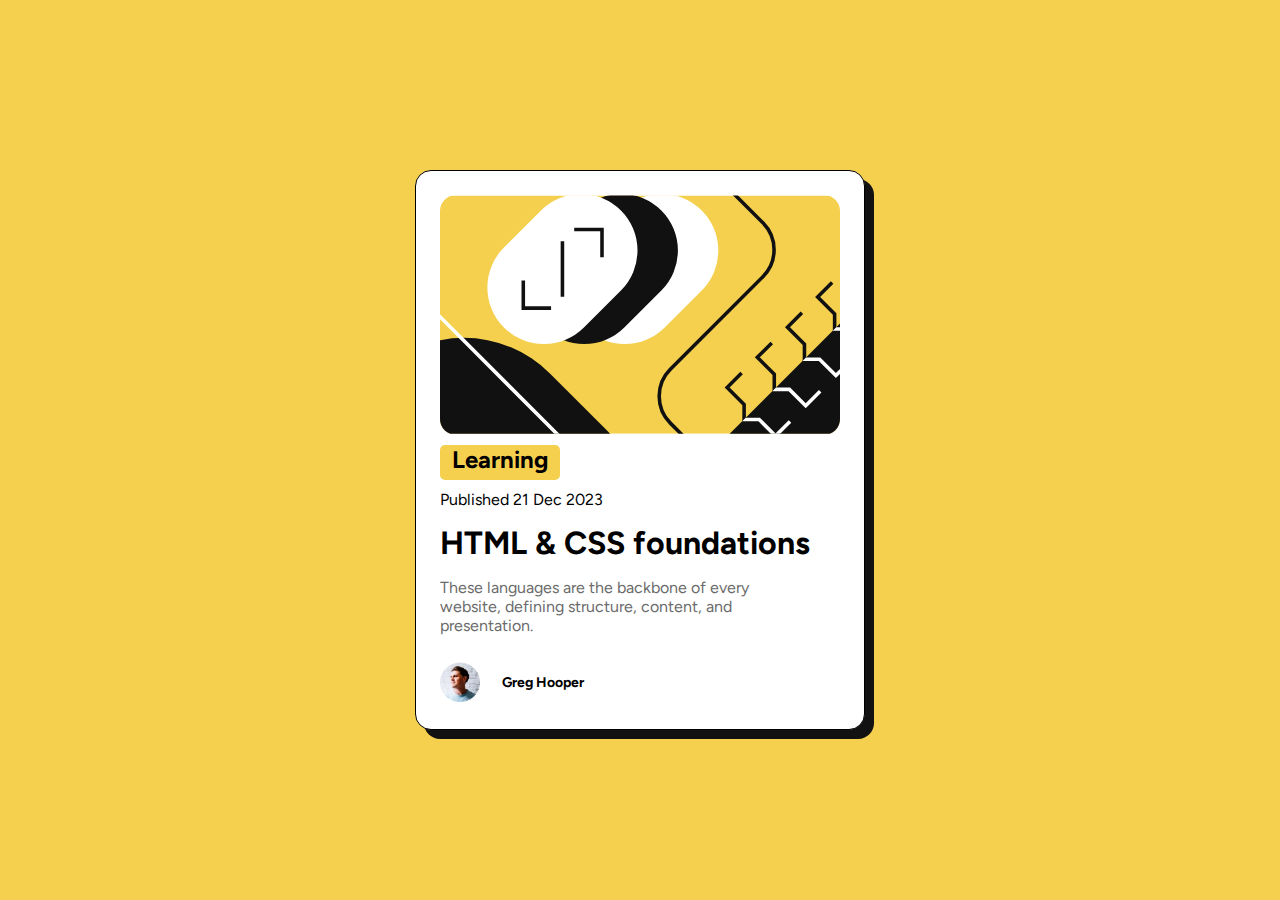
<file: Frontend Mentor/blog-preview-card-main/index.html>
<!DOCTYPE html>
<html lang="en">
<head>
    <meta charset="UTF-8">
    <meta name="viewport" content="width=device-width, initial-scale=1.0">
    <title>Blog Preview</title>
    <link rel="stylesheet" href="style.css">
</head>

<body>
<div class="main">
<div class="illustration">
    <svg xmlns="http://www.w3.org/2000/svg" width="336" height="201" fill="none" viewBox="0 0 336 201"><g clip-path="url(#a)"><path fill="#F4D04E" d="M0 .5h336v200H0z"/><rect width="139" height="95" x="87.996" y="77.729" fill="#fff" rx="47.5" transform="rotate(-45 87.996 77.729)"/><rect width="139" height="95" x="54.055" y="77.729" fill="#111" rx="47.5" transform="rotate(-45 54.055 77.729)"/><path fill="#111" d="M234.864 209.036 451.4-7.5l67.175 67.175-216.536 216.536z"/><rect width="139" height="95" x="20.114" y="77.729" fill="#fff" rx="47.5" transform="rotate(-45 20.114 77.729)"/><rect width="204.19" height="270.554" fill="#111" rx="102.095" transform="scale(-1 1) rotate(45 -103.887 14.564)"/><path stroke="#fff" stroke-width="3" d="m6.69-357.5 135.583 135.727c12.481 12.494 12.481 32.737 0 45.231L-45.544 11.475c-12.481 12.494-12.481 32.737 0 45.23L107.088 209.5"/><path stroke="#111" stroke-width="3" d="M69.965 71.719v23.334h23.334M136.079 52.273V28.94h-23.334M102.845 38.838v46.67M210.364-37.5l60.873 60.873c12.497 12.496 12.497 32.758 0 45.254l-77.745 77.746c-12.497 12.496-12.497 32.758 0 45.254l69.872 69.873"/><path stroke="#111" stroke-width="3" d="m253.339 149.574-12.144 12.145 14.256 14.257v12.672h12.673l13.729 13.729 12.145-12.145M278.685 124.228l-12.145 12.145 14.257 14.257v12.673h12.673l13.729 13.729 12.145-12.145M304.031 98.883l-12.145 12.144 14.257 14.257v12.673h12.673l13.729 13.729 12.144-12.145M329.376 73.537l-12.145 12.145 14.257 14.257v12.672h12.673l13.729 13.729 12.145-12.144"/><path stroke="#fff" stroke-width="5" d="m354.722 48.191-12.145 12.145 14.257 14.257v12.673h12.673l13.729 13.729 12.145-12.145"/><mask id="b" width="285" height="285" x="234" y="-8" maskUnits="userSpaceOnUse" style="mask-type:alpha"><path fill="#111" d="M234.864 209.036 451.4-7.5l67.175 67.175-216.536 216.536z"/></mask><g stroke="#fff" mask="url(#b)"><path stroke-width="3" d="m253.339 149.574-12.144 12.145 14.256 14.257v12.672h12.673l13.729 13.729 12.145-12.145M278.685 124.228l-12.145 12.145 14.257 14.257v12.673h12.673l13.729 13.729 12.145-12.145M304.031 98.883l-12.145 12.144 14.257 14.257v12.673h12.673l13.729 13.729 12.144-12.145M329.376 73.537l-12.145 12.145 14.257 14.257v12.672h12.673l13.729 13.729 12.145-12.145"/><path stroke-width="5" d="m354.722 48.191-12.145 12.145 14.257 14.257v12.673h12.673l13.729 13.729 12.145-12.145"/></g></g><defs><clipPath id="a"><path fill="#fff" d="M0 .5h336v200H0z"/></clipPath></defs></svg>
    </div>
            <div class="heading">
                <h2>Learning</h2>
            </div>
            <div class="date">
                <p>Published 21 Dec 2023</p>
            </div>
                    <a href="#HTML & CSS foundations"><h1>HTML & CSS foundations</h1></a>
            <div class="summary">
                <p>These languages are the backbone of every website, defining structure, content, and presentation.</p>
            </div>
    <div class="name">
        <img src="assets/images/image-avatar.webp" alt="author's profile picture"><h3>Greg Hooper</h3>
    </div>
</div>
</body>
</html>
</file>
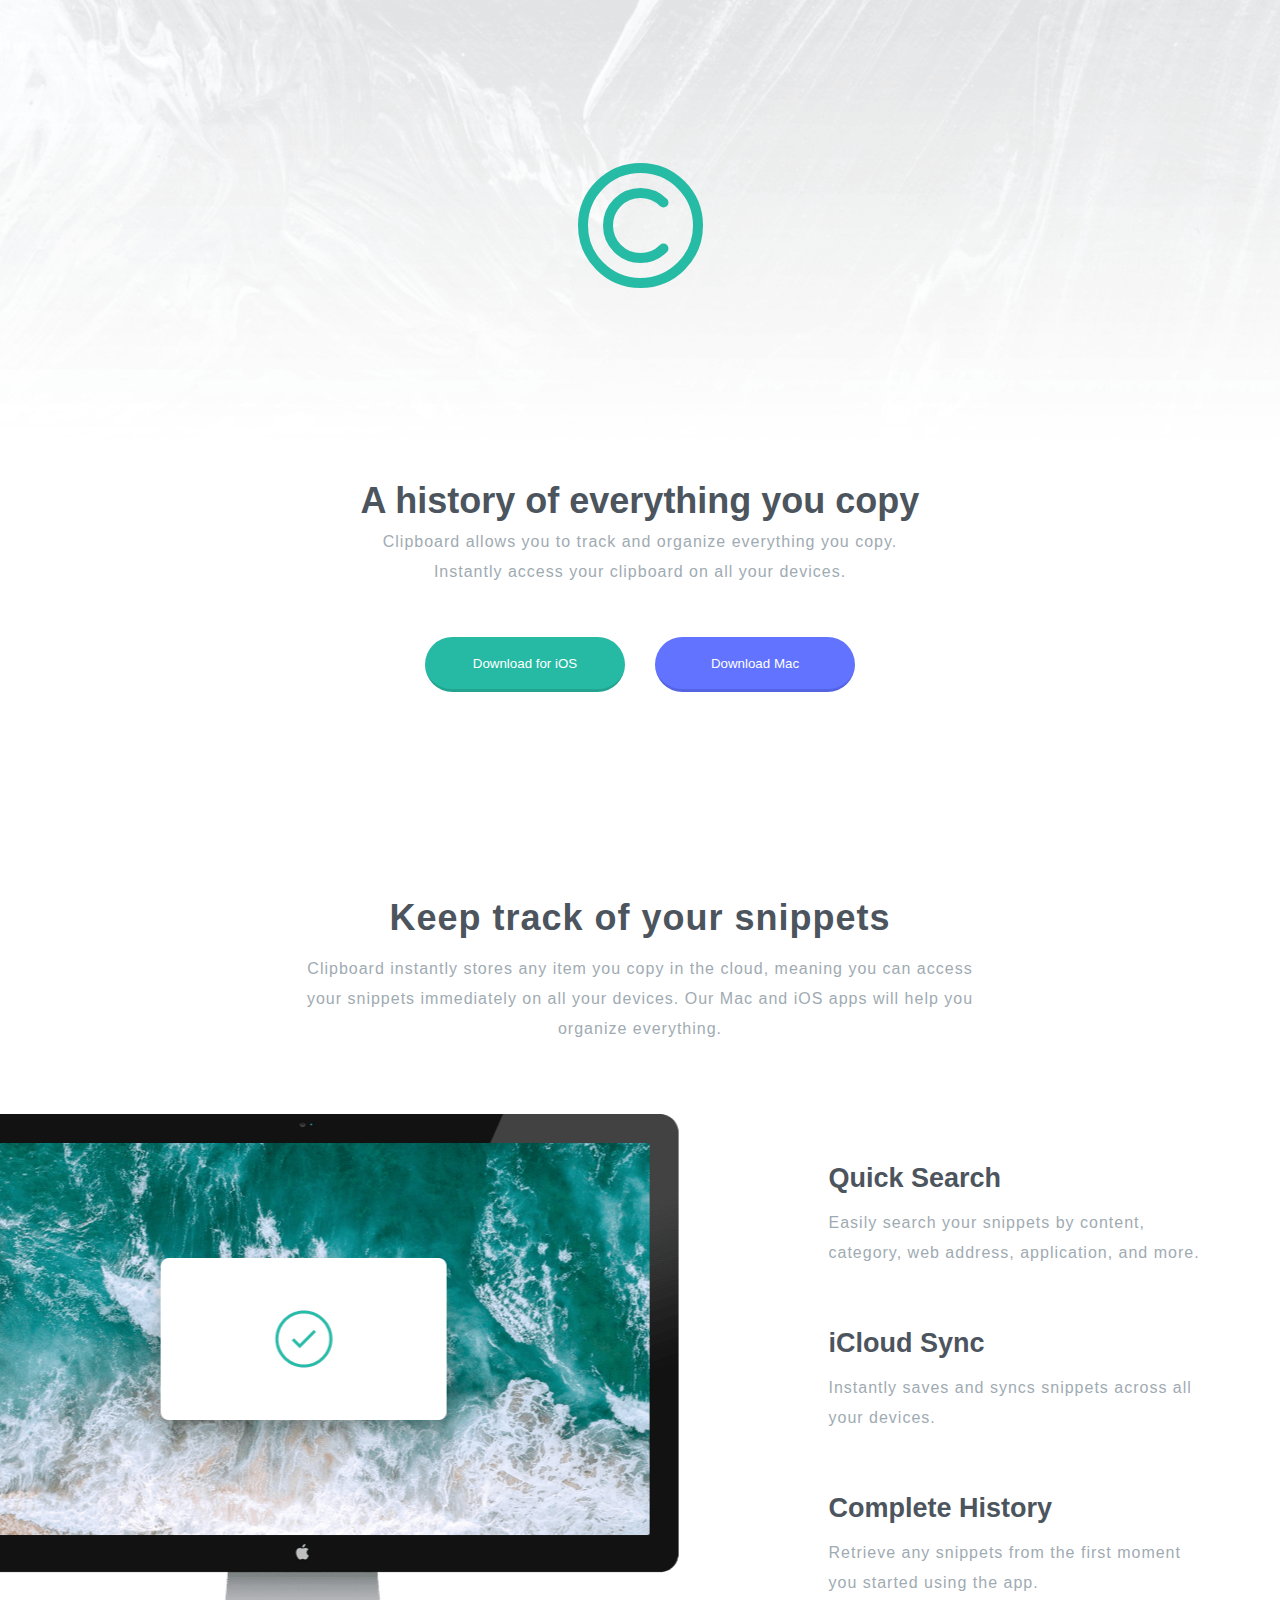
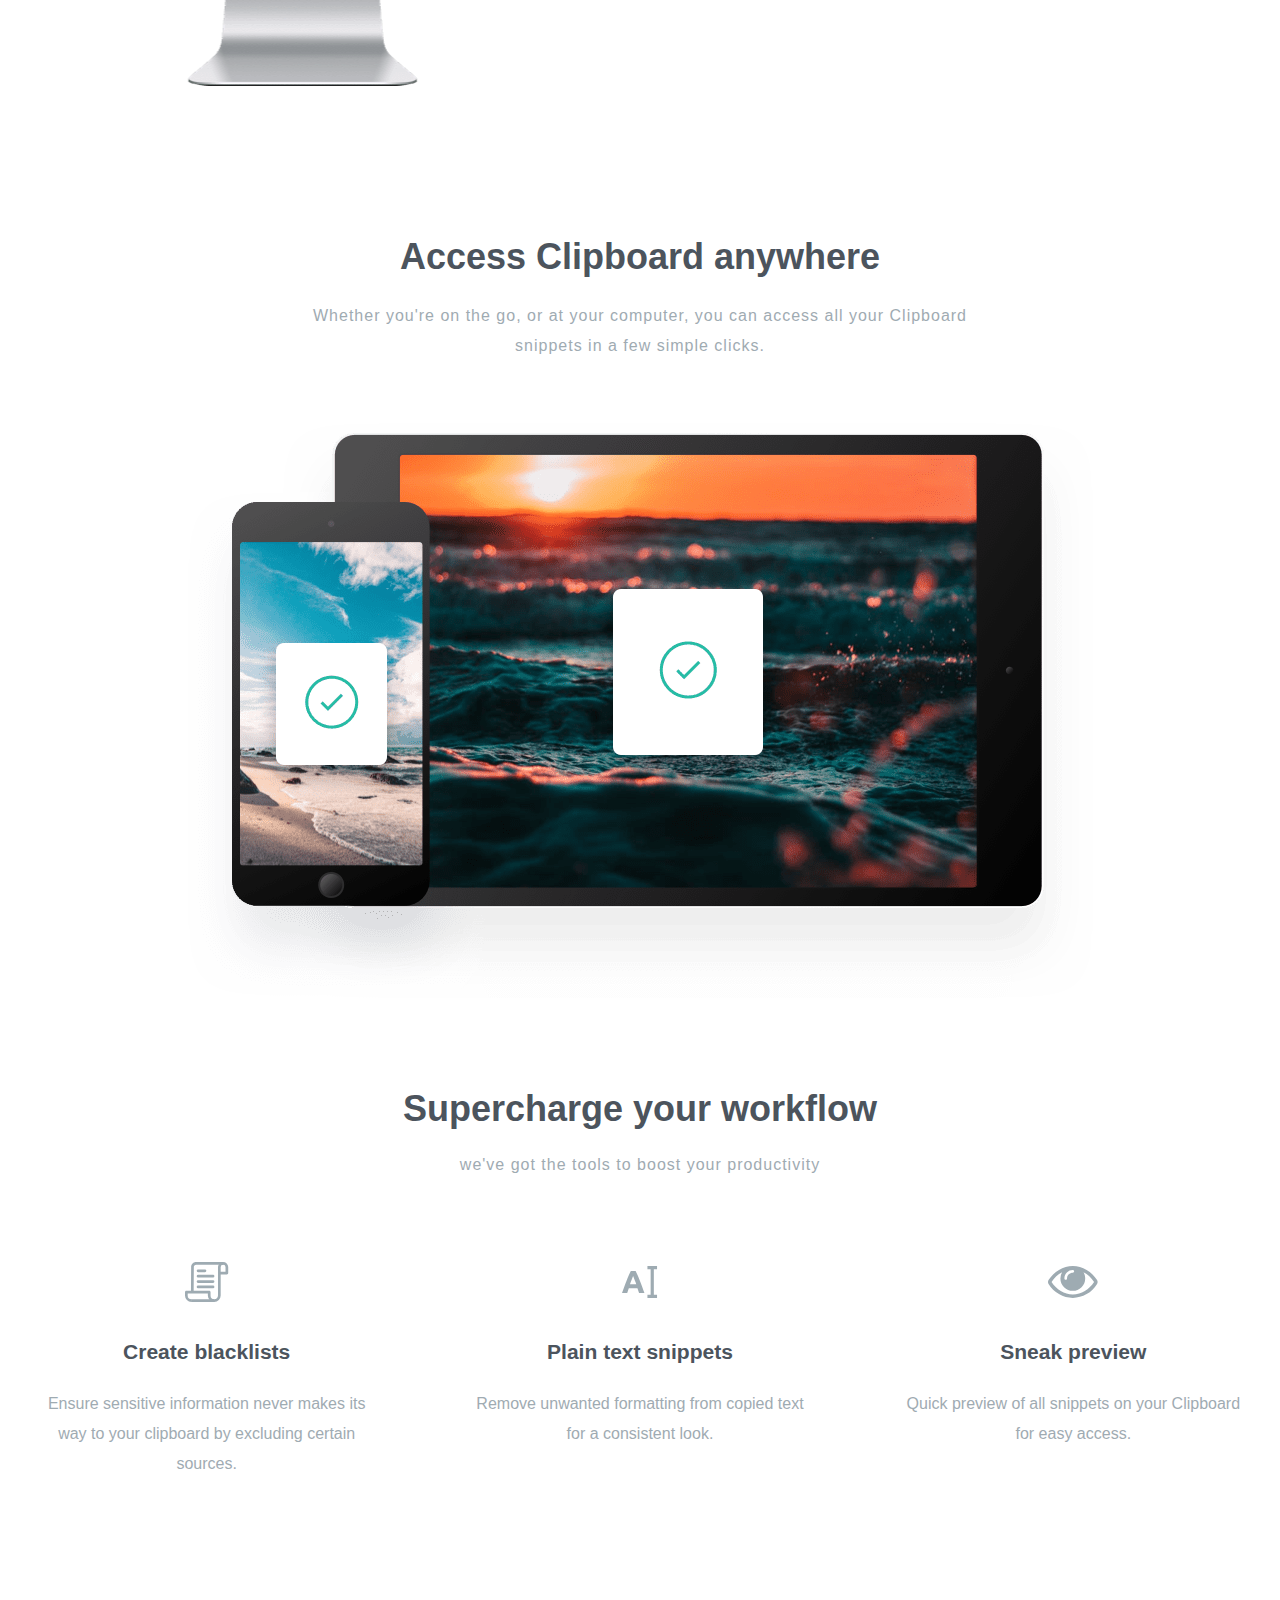
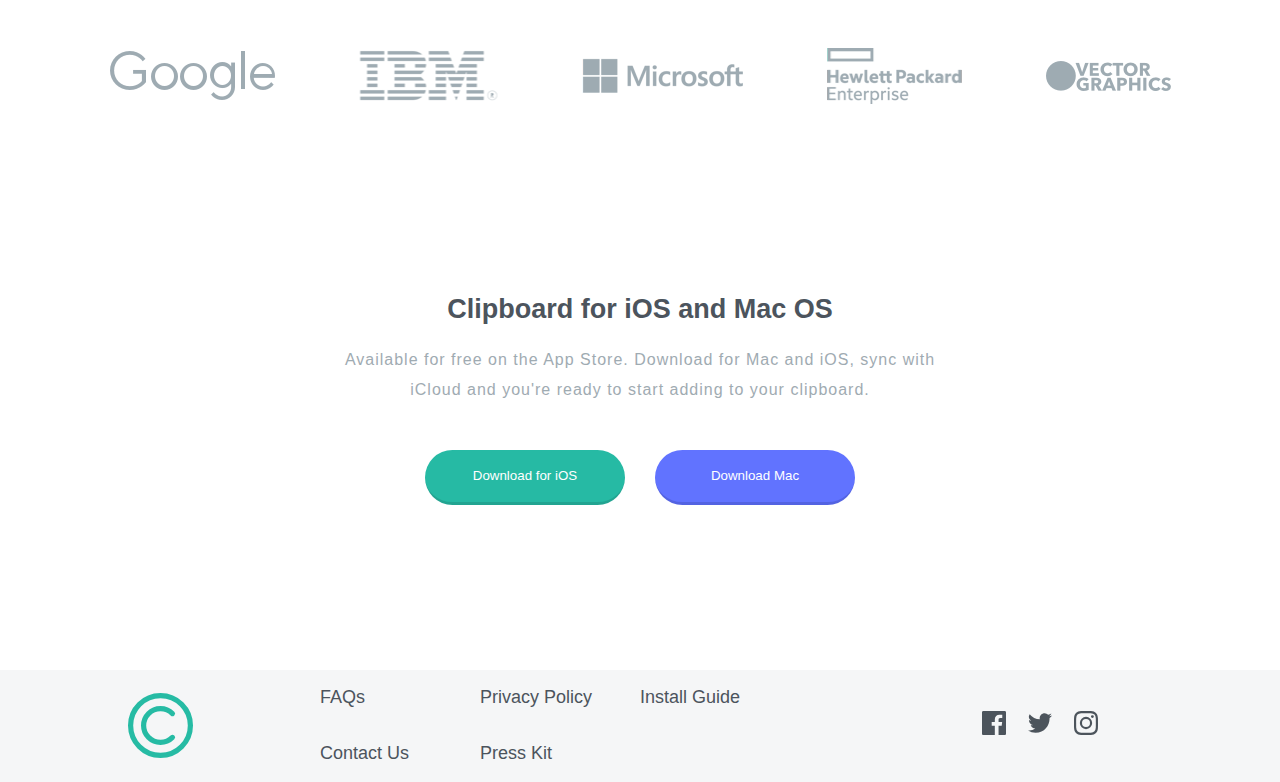
<file: Frontend Mentor/clipboard-landing-page-master/index.html>
<!DOCTYPE html>
<html lang="en">
<head>
    <meta charset="UTF-8">
    <meta name="viewport" content="width=device-width, initial-scale=1.0">
    <title>CLIPBOARD LANDING PAGE</title>
    <link rel="stylesheet" href="style.css">
</head>
<body>
<header>  
    
    <span id="logo-case">
        <svg class="logo" width="125" height="125" xmlns="http://www.w3.org/2000/svg"><g stroke="#26BBA4" stroke-width="10" fill="none" fill-rule="evenodd"><circle cx="62.5" cy="62.5" r="57.5"/><path d="M85.481 85.481c-12.692 12.692-33.27 12.692-45.962 0s-12.692-33.27 0-45.962 33.27-12.692 45.962 0" stroke-linecap="round"/></g></svg>
    </span>

</header>

<div class="cover">
            <h1>A history of everything you copy</h1>
            <p>Clipboard allows you to track and organize everything you 
            copy. Instantly access your clipboard on all your devices.</p>
    <div class="button">
        <a href="#"><button class="ios">Download for iOS</button></a> 
        <a href="#"><button class="mac">Download Mac</button></a>
    </div>         
</div>



<div class="nextheader">
        <h1>Keep track of your snippets</h1>
        <p>Clipboard instantly stores any item you copy in the cloud, meaning you can access your snippets immediately on all your devices. Our Mac and iOS apps will help you organize everything.</p>
</div>        
        
<div class="points">
    <div class="imagelist">
        <span class="desktop">
            <img src="images/image-computer.png" alt="an image computer">
        </span>
        <div class="list">
            <ul>
                <li>
                    <h2 class="value">Quick Search</h2>
                    <p class="para-1">Easily search your snippets by content, category, web address, application, and more.</p>
                </li>
                <li>
                    <h2 class="value">iCloud Sync</h2>
                    <p class="para-1">Instantly saves and syncs snippets across all your devices.</p>
                </li>
                <li>
                    <h2 class="value">Complete History</h2>
                    <p class="para-1">Retrieve any snippets from the first moment you started using the app.</p>
                </li>
            </ul>
        </div>
    </div>
</div>

<!--Subheading-2 html for styling-->
<div class="nextheader2">
    <h1>Access Clipboard anywhere</h1>
    <p>Whether you're on the go, or at your computer, you can access all your Clipboard 
    snippets in a few simple clicks.</p>
</div>    
    <div class="imgdev">
        <span class="devices">
            <img src="images/image-devices.png" alt="image devices">
        </span>    
    </div>
    

<!--Subheading-3-->
<div class="nextheader3">
    <h1>Supercharge your workflow</h1>
    <p>we've got the tools to boost your productivity</p>
</div>
<div class="points2">
    <div class="contain">
        <div id="icons">
            <img src="images/icon-blacklist.svg" alt="blacklist icon">
        </div>
    
    <h3>Create blacklists</h3>
    <p>Ensure sensitive information never makes its way to your clipboard by excluding certain sources.</p>
</div>

<div class="contain">
        <div id="icons">
            <img src="images/icon-text.svg" alt="text icon">
        </div>
    <h3>Plain text snippets</h3>
    <p>Remove unwanted formatting from copied text for a consistent look.</p>
</div>


<div class="contain">
        <div id="icons">
            <img src="images/icon-preview.svg" alt="preview icon">
        </div>
    <h3>Sneak preview</h3>
    <p>Quick preview of all snippets on your Clipboard for easy access.</p>
    </div>
</div>

<!--Company Logos-->
<div class="company-logo">
    <img src="images/logo-google.png" alt="google icon">
    <img src="images/logo-ibm.png" alt="ibm logo"> 
    <img src="images/logo-microsoft.png" alt="microsoft logo"> 
    <img src="images/logo-hp.png" alt="Hewlett Packard Enterprise  logo"> 
    <img src="images/logo-vector-graphics.png" alt="Vector Graphics logo"> 
</div>

<div class="lastheader">
    <h2>Clipboard for iOS and Mac OS</h2>
    <p>Available for free on the App Store. Download for Mac and iOS, sync with iCloud and you're ready to start adding to your clipboard.</p>
        <div class="button">
            <a href="#"><button class="ios">Download for iOS</button></a>
            <a href="#"><button class="mac">Download Mac</button></a>
        </div>
</div>

<!--Footer of the page-->
<footer>
        <div class="img">
                <svg class="logo" xmlns="http://www.w3.org/2000/svg" viewBox="0 0 125 125" width="65" height="65"><g stroke="#26BBA4" stroke-width="10" fill="none" fill-rule="evenodd" ><circle cx="62.5" cy="62.5" r="57.5"/><path d="M85.481 85.481c-12.692 12.692-33.27 12.692-45.962 0s-12.692-33.27 0-45.962 33.27-12.692 45.962 0" stroke-linecap="round"/></g></svg>
        </div>
    <div class="links">
        <a href="#">FAQs</a>
        <a href="#">Privacy Policy</a>
        <a href="#">Install Guide</a>
        <a href="#">Contact Us</a>
        <a href="#">Press Kit</a>    
    </div>
    <div class="socials">
        <!--The SVG file for Facebook logo-->
        <a href="#"  class="social-icons"><svg width="24" height="24" xmlns="http://www.w3.org/2000/svg"><path d="M22.675 0H1.325C.593 0 0 .593 0 1.325v21.351C0 23.407.593 24 1.325 24H12.82v-9.294H9.692v-3.622h3.128V8.413c0-3.1 1.893-4.788 4.659-4.788 1.325 0 2.463.099 2.795.143v3.24l-1.918.001c-1.504 0-1.795.715-1.795 1.763v2.313h3.587l-.467 3.622h-3.12V24h6.116c.73 0 1.323-.593 1.323-1.325V1.325C24 .593 23.407 0 22.675 0z" fill="#4C545C" fill-rule="nonzero"/></svg></a>

        <!--The SVG file for Twitter logo-->
        <a href="#" class="social-icons"><svg width="24" height="20" xmlns="http://www.w3.org/2000/svg"><path d="M24 2.557a9.83 9.83 0 01-2.828.775A4.932 4.932 0 0023.337.608a9.864 9.864 0 01-3.127 1.195A4.916 4.916 0 0016.616.248c-3.179 0-5.515 2.966-4.797 6.045A13.978 13.978 0 011.671 1.149a4.93 4.93 0 001.523 6.574 4.903 4.903 0 01-2.229-.616c-.054 2.281 1.581 4.415 3.949 4.89a4.935 4.935 0 01-2.224.084 4.928 4.928 0 004.6 3.419A9.9 9.9 0 010 17.54a13.94 13.94 0 007.548 2.212c9.142 0 14.307-7.721 13.995-14.646A10.025 10.025 0 0024 2.557z" fill="#4C545C" fill-rule="nonzero"/></svg></a>

        <!--The SVG file for Instagram logo-->
        <a href="#" class="social-icons"><svg width="24" height="24" xmlns="http://www.w3.org/2000/svg"><path d="M12 2.163c3.204 0 3.584.012 4.85.07 3.252.148 4.771 1.691 4.919 4.919.058 1.265.069 1.645.069 4.849 0 3.205-.012 3.584-.069 4.849-.149 3.225-1.664 4.771-4.919 4.919-1.266.058-1.644.07-4.85.07-3.204 0-3.584-.012-4.849-.07-3.26-.149-4.771-1.699-4.919-4.92-.058-1.265-.07-1.644-.07-4.849 0-3.204.013-3.583.07-4.849.149-3.227 1.664-4.771 4.919-4.919 1.266-.057 1.645-.069 4.849-.069zM12 0C8.741 0 8.333.014 7.053.072 2.695.272.273 2.69.073 7.052.014 8.333 0 8.741 0 12c0 3.259.014 3.668.072 4.948.2 4.358 2.618 6.78 6.98 6.98C8.333 23.986 8.741 24 12 24c3.259 0 3.668-.014 4.948-.072 4.354-.2 6.782-2.618 6.979-6.98.059-1.28.073-1.689.073-4.948 0-3.259-.014-3.667-.072-4.947-.196-4.354-2.617-6.78-6.979-6.98C15.668.014 15.259 0 12 0zm0 5.838a6.162 6.162 0 100 12.324 6.162 6.162 0 000-12.324zM12 16a4 4 0 110-8 4 4 0 010 8zm6.406-11.845a1.44 1.44 0 100 2.881 1.44 1.44 0 000-2.881z" fill="#4C545C" fill-rule="nonzero"/></svg></a>
    </div>
</footer>
</body>
</html>
</file>
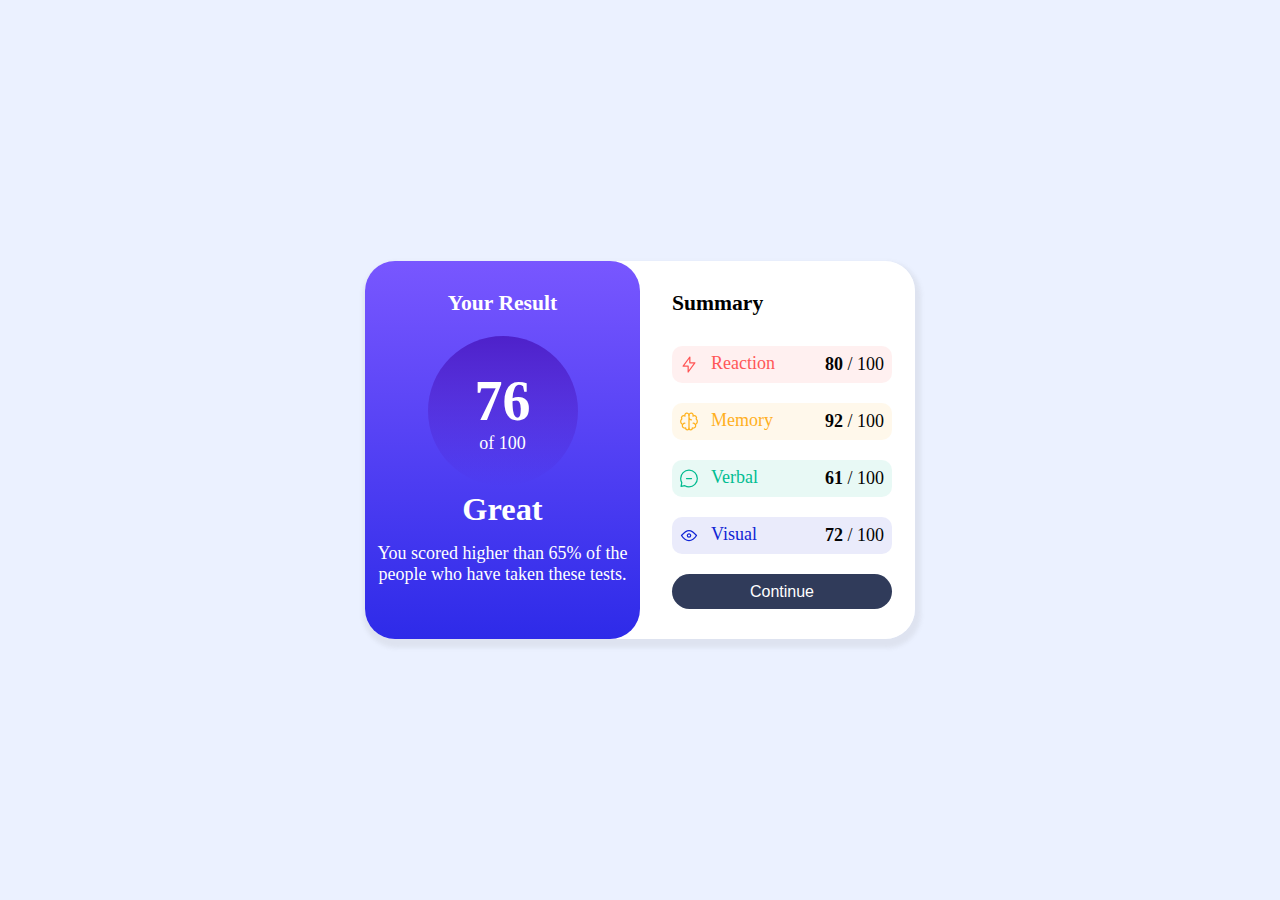
<file: Frontend Mentor/results-summary-component-main/index.html>
<!DOCTYPE html>
<html lang="en">
<head>
    <meta charset="UTF-8">
    <meta name="viewport" content="width=device-width, initial-scale=1.0">
    <title>Result Summary</title>
    <link rel="stylesheet" href="style.css">
</head>
<body>
    <div class="overall">
        <div class="main">
            <!--Result part-->
            <div class="result">
                <h1>Your Result</h1>
                <div class="circle">
                    <p class="value">76</p>
                    <P class="value-x">of 100</P>
                </div>
                        <div class="comment"><h2>Great</h2></div>
                        <P class="comment1">You scored higher than 65% of the people who have taken these tests.</P>
            </div>
            <!--summary part-->
            <div class="summary">
                    <h1>Summary</h1>
                    
                    <div class="part1">
                    <img src="assets/images/icon-reaction.svg" alt="icon">
                    <p class="value1">Reaction</p>
                    <p class="space"><b>80</b> / 100</p>
                    </div>

                    <div class="part2">
                    <img src="assets/images/icon-memory.svg" alt="icon">
                    <p class="value2">Memory</p>
                    <p class="space"><b>92</b> / 100</p>
                    </div>


                    <div class="part3">
                    <img src="assets/images/icon-verbal.svg" alt="icon">     
                    <p class="value3">Verbal</p>
                    <p class="space"><b>61</b> / 100</p>
                    </div>


                    <div class="part4">
                    <img src="assets/images/icon-visual.svg" alt="icon">
                    <p class="value4">Visual</p>
                    <p class="space"><b>72</b> / 100</p>
                    </div>

                    <button href="">Continue</button>
            </div>
        </div>
    </div>
    
</body>
</html>
</file>
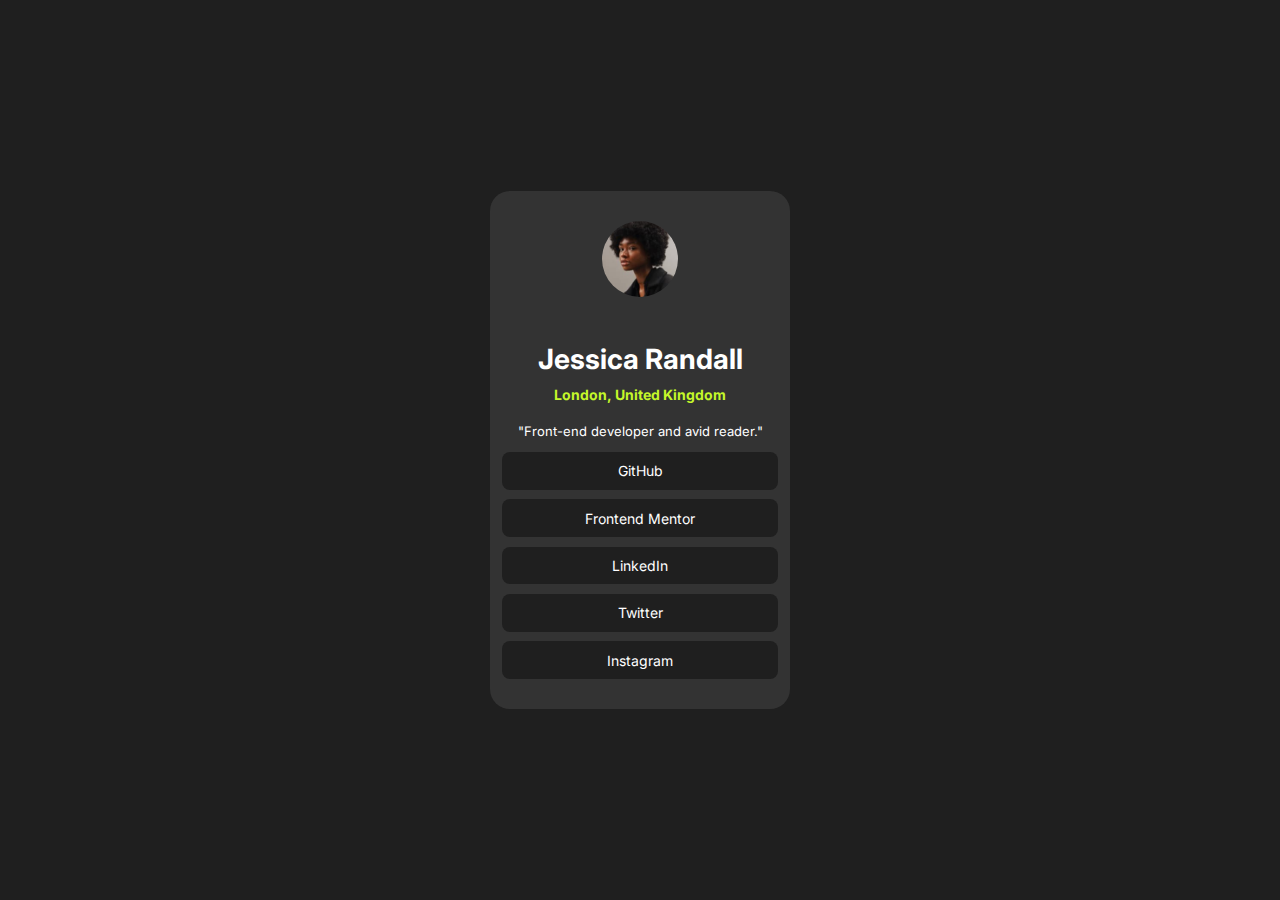
<file: Frontend Mentor/social-links-profile-main/index.html>
<!DOCTYPE html>
<html lang="en">
<head>
    <meta charset="UTF-8">
    <meta name="viewport" content="width=device-width, initial-scale=1.0">
    <title>Social Links Profile</title>
    <link rel="stylesheet" href="style.css">
</head>
<body>
    <div class="card">
        <div class="profile">
            <img src="assets/images/avatar-jessica.jpeg" alt="profile picture">
        </div>
            <div class="heading">
                <h1>Jessica Randall</h1>
                <p class="location">London, United Kingdom</p>
                <p class="bio">"Front-end developer and avid reader."</p>
            </div>

    <!--Social Links-->
    <div class="links">
        <a href="#">GitHub</a>
        <a href="#">Frontend Mentor</a>
        <a href="#">LinkedIn</a>
        <a href="#">Twitter</a>
        <a href="#">Instagram</a>
    </div>        
    </div>
</body>
</html>
</file>
<file: Frontend Mentor/blog-preview-card-main/style.css>
@import url('https://fonts.googleapis.com/css2?family=Figtree:ital,wght@0,300..900;1,300..900&display=swap');


body, html{
    margin: 0;
    padding: 0;
    box-sizing: border-box;
}

body{
    font-family: Figtree, sans-serif;
    background-color: hsl(47, 88%, 63%);
    font-size: 1rem;
    min-height: 100vh;
    display: grid;
    place-items: center;
}


.main{
    border: black solid 1px;
    padding: 1.5rem;
    border-radius: 1rem;
    width: 100%;
    max-width: 25rem;
    height: auto;
    background-color: hsl(0, 0%, 100%);
    box-shadow: 9px 9px .5px hsl(0, 0%, 7%);
}


svg{
    display: block;
    width: 100%;
    height: auto;
    border-radius: 1rem;
}



.heading, h2{
    margin: 0 auto;
}


.date p{
    margin: .625rem 0rem;
    font-size: 1rem;
}

.heading{
    border-radius: .3125rem;
    background-color: hsl(47, 88%, 63%);
    width: 7.5rem;
    height: 2.1875rem;
    margin: .625rem 0rem;
}

.heading h2{
    display: flex;
    text-align: center;
    justify-content: center;
    align-items: center;
}


h1{
    display: flex;
    justify-content: flex-start;
    margin: .9375rem 0rem;
}

.summary{
    text-align: start;
    max-width: 85%;
    color: hsl(0, 0%, 42%);
    align-items: center;
    margin: 0rem 1.5625rem 1.5625rem 0rem;
    font-size: 1rem;
}

.name{
    display: flex;
    flex-direction: row;
    justify-content: flex-start;
    align-items: center;
    padding: 0px;
}

.name img{
    width: 10%;
    height: 10%;
}


.name h3{
    margin-left: 22px;
    font-size: .875rem;
    align-self: center;
}



a{
    text-decoration: none;
    color: black;
}

a:hover{
    color: hsl(47, 88%, 63%);
    cursor: pointer;
}


/*Mobile Responsiveness

Breakpoint Device: 375px (Mobile Medium)

/**/

@media screen and (max-width: 375px) {


body{
    width: 100%;
    max-width: 23.4375rem;
    height: auto;
}

.main{
    padding: 1rem;
    width: 70%;
    height: auto;
    max-width: none;
}


.heading{
    display: flex;
    width: 5.5rem;
    height: 1.5rem;
    margin: .625rem 0rem;
}


.heading h2{
    font-size: .875rem;
}


h1{
    display: flex;
    width: 100%;
    height: auto;
    font-size: 1.1rem;
}


.date p{
    font-size: .7rem;
}


.summary{
    text-align: start;
    max-width: 100%;
    font-size: .72rem;
}


.name h3{
    margin-left: .75rem;
    font-size: .75rem;
    align-self: center;
}
}
</file>
<file: Frontend Mentor/clipboard-landing-page-master/style.css>
*{
    margin: 0;
    padding: 0;
    box-sizing: border-box;
}


body{
    width: 100%;
    font-size: 1.125rem;
    font-family: 'Bai Jamjuree', sans-serif;
}


h1, h2, h3{
    color: hsl(210, 10%, 33%);
}


p{
    font-size: 16px;  
    color: hsl(201, 11%, 66%);
}


/*Heading Styling*/
header{
    background: url('images/bg-header-desktop-2880px.png') no-repeat center center;
    display: flex;
    justify-content: center;
    align-items: center;
    background-size: cover;    
    width: 100%;
    height: 50vh;
    overflow: hidden;
}

#logo-case{
    display: flex;
    justify-content: center;
    align-items: center;
}


.cover{
    text-align: center;
    justify-items: center;
}

.cover h1{
    margin-top: 1.875rem;
}

.cover p{
    letter-spacing: .0625rem;
    line-height: 1.875rem;
    width: 45.3%;
    padding: .3125rem;
}

/*Media Queries for the class=cover*/



.ios{
    background-color: hsl(171, 66%, 44%);
    border-bottom: .1875rem solid hsla(172, 60%, 19%, 0.2);
    border-left: none;
    border-top: none;
    border-right: none;
} 

.mac{
    background-color: hsl(233, 100%, 69%);
    border-bottom: .1875rem solid hsla(233, 60%, 27%, 0.2);
    border-left: none;
    border-top: none;
    border-right: none;
}


button, .ios, .mac{
    min-width: 12.5rem;
    min-height: 3.4375rem;
    border-radius: 1.875rem;
    color: white;
    padding: .9375rem;
}

/*Media Query for Button*/

/*Button Styling*/
.button{
    display: flex;
    gap: 1.875rem;
    margin-top: 2.5rem;
    padding: .3125rem;
    align-items: center;
    justify-content: center;
    
}

.ios:hover{
    background: hsl(171, 66%, 44%);
    box-shadow: -0.3125rem .3125rem .9375rem hsla(171, 79%, 54%, 0.4);
    cursor: pointer;
    transition: 0.2ms ease;
}

.mac:hover{
    background: hsl(233, 100%, 69%);
    box-shadow: -0.3125rem .3125rem .9375rem hsla(233, 79%, 68%, 0.4);
    cursor: pointer;
    transition: 0.2ms ease;
}

/*Subheading-2 styling*/
.imagelist{
    display: flex;
    justify-content: center;
    align-items: center;
    width: 100%;
    height: auto;
}


.desktop img{
    width: 100%;
    height: auto;
    display: grid;
    position: relative;
    transform: translateX(-20%);
}


.list{
    line-height: 30px;
}


li{
    list-style: none;
}


.para-1{
    text-align: left;
    letter-spacing: 0.0625rem;
    margin-bottom: 3.125rem;
    width: 23.4375rem;
}

.value{
    padding-top: .625rem;
    margin-bottom: .9375rem;
    align-items: center;
}


.nextheader{
    letter-spacing: .0625rem;
    margin-bottom: 4.375rem;
    text-align: center;
    margin-top: 11.5625rem;
}


.nextheader h1{
    padding: .9375rem;
}

.nextheader p{
    display: grid;
    place-self: center;
    margin-bottom: 1.25rem;
    text-align: center;
    width: 54%;
    height: auto;
    line-height: 1.875rem;
}

/*Media query for class=nextheader*/
@media screen and (max-width: 375px){
.nextheader p{
    width: 93%;
}
}

/*Next Heading-3*/
.nextheader2{
    margin-top: 9.375rem;
    width: 100%;
    height: auto;
    justify-content: center;
    align-items: center;
}

.nextheader2 h1{
    text-align: center;
    margin: 0 auto;
}

.nextheader2 p{
    text-align: center;
    margin: 0 auto;
    margin-top: 1.125rem;
    padding: .3125rem;
    letter-spacing: .0625rem;
    line-height: 1.875rem;
    width: 55%;
}
.devices{
    width: 100%;
    height: auto;
    display: grid;
    justify-content: center;
    align-items: center;
    margin-top: 3.55rem;
}

/*Subheading-3*/
.nextheader3{
    text-align: center;
    margin: 5rem 0 5rem 0; /*top right bottom left*/
    

}

.nextheader3 h1{
    padding: .625rem;
    margin: .625rem;
}

.nextheader3 p{
    letter-spacing: .0625rem;
    line-height: 1.875rem;
    width: 100%;
    height: auto;
    align-self: center;
    justify-self: center;
    text-align: center;
}



.points2{
    width: 100%;
    height: auto;
    display: flex;
    flex-direction: row;
    gap: 1.25rem;
    text-align: center;
    align-content: center;
    justify-content: center;
    margin-top: 3.4375rem;
}

.contain{
    text-align: center;
    align-content: stretch;
    justify-content: stretch;
    width: 100%;
    height: auto;
}


#icons{
    padding: 0rem;
    width: 3.125rem; 
    height: 3.125rem; 
    align-content: center;
    margin: 0 auto; 
    margin-bottom: 1.25rem;
}

.contain h3{
    padding: .625rem;
    margin-bottom: .625rem;
}

.contain p{
    padding: .3125rem;
    line-height: 1.875rem;
    width: 22.5rem;
    margin: 0 auto;
}

/*Company Logo Styling*/
.company-logo{
    display: flex;
    gap: 5.25rem;
    align-items: center;
    justify-content: center;
    padding: 1.25rem;
    margin: 9rem 0 9rem 0; /*top right bottom left*/
}


/*Lastheader Styling*/

.lastheader{
    margin-top: 9.375rem;
    text-align: center;
    align-items: center;
    justify-content: center;
    margin-bottom: 6.25rem;
}

.lastheader h2{
    padding: 1.25rem;
}

.lastheader p{
    margin: 0 auto;
    text-align: center;
    width: 50%;
    height: auto;
    letter-spacing: .0625rem;
    line-height: 1.875rem;
}


/*==>> FOOTER STYLING  <<==*/
footer{
    width: 100%;
    height: auto;
    background-color: hsla(201, 11%, 66%, 0.1);
    display: grid;
    grid-template-columns: 25% 50% 25%;
    justify-content: center;
    align-items: center;
    overflow: hidden;
    margin-top: 10rem;
}


.img{
    display: flex;
    justify-content: center;
    align-items: center;
}

.logo{
    justify-content: center;
    align-items: center;
}

.links{
    display: grid;
    grid-template-columns: repeat(3, .25fr);
    width: 100%;
    height: auto;
    grid-auto-rows: 3.5rem;
}


.links a{
    width: 100%;
    margin: 0;
    color: hsl(210, 10%, 33%);
    text-decoration: none;
    text-align: left;
    align-content: center;
}

.links :hover{
    color: hsl(171, 66%, 44%);
    transition: ease-in-out;
}


.socials{
    justify-content: space-evenly;
    display: flex;
    width: 50%;
}

.social-icons{
    justify-content: center;
    align-items: center;
}

.socials a{
    text-decoration: none;
    text-align: center;
    align-content: center;
    justify-content: center;
}

.social-icons :hover {
    fill: hsl(171, 66%, 44%);
    cursor: pointer;
}

/*--------------------------------------------------------------------------------*/


/*Device Breakpoint
-->> Phone: 375px
*/


/*Mobile Design ===>>> 375px*/

@media screen and (max-width: 375px){ 
*{
    margin: 0;
    padding: 0;
    box-sizing: border-box;
}


body{
    width: 100%;
    max-width: 23.4375rem;
    height: auto;
}


/*Heading Styling*/
header{
background: url('mobile-image/bg-header-mobile.png') no-repeat center center;
background-size: cover;
width: 100%;
}

#logo-case svg{
    display: grid;
    place-content: center;
}

.cover h1{
    width: 100%;
    height: auto;
}

.cover p{
    width: 96%;
    height: auto;
    margin-top: 1.25rem;
}


/*Button Styling*/  
.button{
    display: flex;
    flex-direction: column;
}

button, .ios, .mac{
    min-width: 18.5rem;
    min-height: 3.4375rem;
}

.ios{
    box-shadow: -0.3125rem .3125rem .9375rem hsla(171, 79%, 54%, 0.4);
}

.mac{
    box-shadow: -0.3125rem .3125rem .9375rem hsla(233, 79%, 68%, 0.4);
}


/*Subheading-2 Styling*/

.points p{
    text-align: center;
    width: 100%;
    height: auto;
    padding: 1.25rem;
}

.list{
    margin-top: 3rem;
}


.imagelist{
    display: flex;
    flex-wrap: wrap;
    margin: 0 auto;
}

.desktop img{
    width: 100%;
    height: auto;
    position: relative;
    transform: none;
    margin: 0 auto;
    padding: 1.5rem;
}

.imagelist li{
    text-align: center;
}

/*Subheading-3 mobile styling*/
.nextheader2 p{
    text-align: center;
    min-width: 100%;
    height: auto;
}


.devices img{
    width: 100%;
    height: auto;
}


/*Subheading-3 styling*/
.nextheader3 p{
    width: 100%;
    height: auto;
}

.points2{
    display: flex;
    flex-direction: column;
    flex-wrap: wrap;
}

/*Company Logo Styling*/
.company-logo{
    display: flex;
    flex-direction: column;
    flex-wrap: wrap;
}


.lastheader{
margin-top: 1.875rem;
}


.lastheader p{
    min-width: 100%;
    height: auto;
    padding: .625rem;
}



footer{
    grid-template-columns: 1fr;
    grid-auto-rows: auto;
    text-align: center;
    row-gap: 1.5rem;

}

.img{
    margin-top: 3.875rem;
    justify-content: center;
}

.links{
    grid-template-columns: 1fr;
    justify-items: center;
}

.links a{
    text-align: center;
    width: auto;
    display: block;
}

.socials{
    display: flex;
    margin: 0 auto;
    margin-bottom: 3.875rem;
}
}
</file>
<file: Frontend Mentor/results-summary-component-main/style.css>
*{
    margin: 0;
    padding: 0;
    box-sizing: border-box;
}


body{
    font-family: "Hanken Grotesk", "Times New Romans";
    background-color: hsl(221, 100%, 96%);
    font-size: 18px;
    display: flex;
    height: 100vh;
    justify-content: center;
    align-items: center;
    }



.overall{
    box-shadow: 2px 5px 4px 4px rgb(128, 128, 128, 0.12);
    display: flex;
    width: 34.375rem;
    margin: 0 auto;
    border-radius: 1.875rem;
    }



.main{ 
    background-color: hsl( 0, 0%, 100%);
    display: flex;
    border-radius: 1.875rem;
    width: 100%; /*width: 34.375rem*/        
    height: auto;
    }


    /*RESULT STYLING */
.result{
            min-width: 50%;
            color: hsl( 0, 0%, 100%);
            height: 100%;  
            border-radius: 1.875rem;
            text-align: center;
            padding: 0rem;
            background: linear-gradient(hsl(252, 100%, 67%),hsl(241, 81%, 54%) );          
        }



.result h1{
            font-size: larger;
            padding-top: 1.875rem;
        }



.circle{
            background: linear-gradient(hsla(256, 72%, 46%, 1), hsla(241, 72%, 46%, 0));
            border-radius: 50%;
            margin: auto;
            margin-top: 1.25rem;
            height: 9.375rem;
            width: 9.375rem;
            padding: .625rem;
            align-content: center;
}


.comment{
    font-size: larger;    
    padding: .3125rem;
}


.comment1{
    margin-top: 0rem;
    padding: .625rem; 
}


.value{
            font-weight: bold;
            font-size: 3.5rem;
            text-align: center;
            justify-content: center;
}

.value-x{
        justify-content: center;
        text-align: center;
}


/*SUMMARY STYLING*/


.summary h1{
            font-size: larger;
            text-align: justify;
            margin: 0 auto;
            padding-bottom: .625rem;
        }


.summary{
    max-width: 50%;
    background-color: hsl(0, 0%, 100%); 
    margin: 1.875rem 2rem;
    align-items: center;
}


.part1{
    color:hsl(0, 100%, 67%);
    background-color: hsl(0, 100%, 67%, 0.09);
    display: flex;
    flex-direction: row;
    margin: 1.25rem auto;
    padding: .4375rem;
    border-radius: .625rem;
    min-width: 100%;
}


.part2{
    color: hsl(39, 100%, 56%);
    background-color: hsl(39, 100%, 56%, 0.09);
    display: flex;
    flex-direction: row;
    margin: 1.25rem auto;
    padding: .4375rem;
    border-radius: .625rem;
    text-align: justify;
    min-width: 100%;
}


.part3{
    color: hsl(166, 100%, 37%);
    background-color: hsl(166, 100%, 37%, 0.09);
    display: flex;
    flex-direction: row;
    padding: .4375rem;
    margin: 1.25rem auto;
    border-radius: .625rem;
    text-align: justify;
    min-width: 100%;
}


.part4{
    color: hsl(234, 85%, 45%);
    background-color: hsl(234, 85%, 45%, 0.09);
    display: flex;
    flex-direction: row;
    margin: 1.25rem auto;
    padding: .4375rem;
    border-radius: .625rem;
    text-align: justify;
    min-width: 100%;
}


.space{
    margin-left: auto;
    padding: .0625rem;
    color: hsl(0, 0%, 1%);
    
}

.value1{
    margin-left: 12px;
    text-align: center;
}

.value2{
    margin-left: 12px;
}

.value3{
    margin-left: 12px;
}

.value4{
    margin-left: 12px;
}

/*Button Styling*/
button{
        border: hsl(224, 30%, 27%);
        margin: auto;
        padding: auto;
        width: 220px;
        height: 35px;
        border-radius: 20px;
        background-color: hsl(224, 30%, 27%);
        font-size: 16px;
        color: hsl(0, 0%, 100%);
}

button:hover{
    cursor: pointer;
    background-color: hsl(252, 100%, 67%);
    transition: .2s ease-in-out;
}
























/*==========>>|| MOBILE RESPONSIVENESS ||<<==========*/
@media screen and (max-width: 375px){

body{
    width: 100%;
    max-width: 23.4375rem;
    display: flex;
    flex-direction: column;
    height: auto;
    align-items: flex-start;

}

.overall{
    box-shadow: none;
    display: flex;
    flex-direction: column;
    width: 100%;

}

.main{
    width: 100%;
    max-width: 23.4375rem;
    min-height: 100vh;
    display: flex;
    flex-direction: column;
    border-radius: 0rem; 

}

    /*RESULT STYLING */
.result{ 
            border-top-right-radius: 0rem;
            border-top-left-radius: 0rem;          
        }



.result h1{
            font-size: large;
            padding-top: 1.875rem;
        }



.circle{
            height: 6.375rem;
            width: 6.375rem;
}


.comment{
    font-size: medium;    
}


.comment1{
    font-size: small;
    width: 60%;
    margin: 0 auto 1.67rem auto;
}


.value{
            font-size: 2.5rem;
}

.value-x{
        font-size: small;
}



/*SUMMARY STYLING*/

.summary h1{
    font-size: large;
    text-align: justify;
    margin: 0;
    padding: .625rem 0rem .625rem 0rem; /*top right bottom left*/
}


.summary{
    min-width: 85%;
    background-color: hsl(0, 0%, 100%); 
    margin: 2rem auto 2.5rem auto;
    align-items: center;
}

.part1 ,.part2,.part3,.part4{
    padding: .811rem;
    font-size: medium;
}

.value1, .value2, .value3, .value4{
    font-weight: bold;
}

/*Button Styling*/
button{
        margin: 1rem auto 0 auto; /*top right bottom left*/
        padding: auto;
        width: 100%;
        height: 2.875rem;
        font-size: .875rem;
        border-radius: 1.875rem;
}


}
</file>
<file: Frontend Mentor/social-links-profile-main/style.css>
@import url('https://fonts.googleapis.com/css2?family=Inter:ital,opsz,wght@0,14..32,100..900;1,14..32,100..900&display=swap');

*{
    margin: 0;
    padding: 0;
    box-sizing: border-box;
    }

body{
    font-family: 'Inter', san-serif;
    font-size: .875rem;
    background-color: hsl(0, 0%, 12%);
    display: flex;
    min-height: 100vh;
    justify-content: center;
    align-items: center;
}

.card{
    width: 100%;
    max-width: 18.75rem;
    /*min-height: 65vh;*/
    height: auto;
    background-color: hsl(0, 0%, 20%);
    text-align: center;
    border-radius: 1.25rem;
    display: flex;
    flex-direction: column;
    justify-content: center;
    align-items: center;
    overflow: hidden;
}


img{
    object-fit: cover;
    aspect-ratio: 1/1;
    border-radius: 50%;
    width: 4.75rem;
    height: auto;
}


.profile{
    width: 100%;
    display: flex;
    justify-content: center;
    margin-top: 1.875rem;
}



.heading{
    margin-top: 2.5rem;
}

.heading h1{
    padding: .3125rem;
    color: hsl(0, 0%, 100%);
    }
    


.location{
        padding: .3125rem;
        font-weight: 700;
        color: hsl(75, 94%, 57%);
}



.bio{
        color: hsl(0, 0%, 100%);
        padding-bottom: .5rem;
        margin-top: .9375rem;
        font-size: small;
}


    /*Button styling*/
.links{
    height: auto;
    display: flex;
    flex-direction: column;
    width: 100%;
    gap: .6rem;
    margin-bottom: 1.5625rem;
    padding: .3125rem;
}
    
    
.links a{
    padding: .65rem;
    text-decoration: none;
}


a{
    background-color: hsl(0, 0%, 12%);
    color: hsl(0, 0%, 100%);
    width: 95%;
    margin: 0 auto;
    border-radius: .5rem;
    border: none;
    font-weight: 400;
}


a:hover{
    transition: 0.3s ease-in-out;
    cursor: pointer;
    background-color: hsl(75, 94%, 57%);
}



    /*Mobile Responsiveness*/
/*
Breakpoint Device
Phone (Medium): 375px
*/

@media screen and (max-width: 375px){
body{
    width: 100%;
    max-width: 23.4375rem;
    height: auto;
    font-size: smaller;
}

.card{
    font-size: smaller;
    width: 70%;
    height: auto;
    max-width: none;
}

.bio{
    font-size: .75rem;
}

}
</file>
